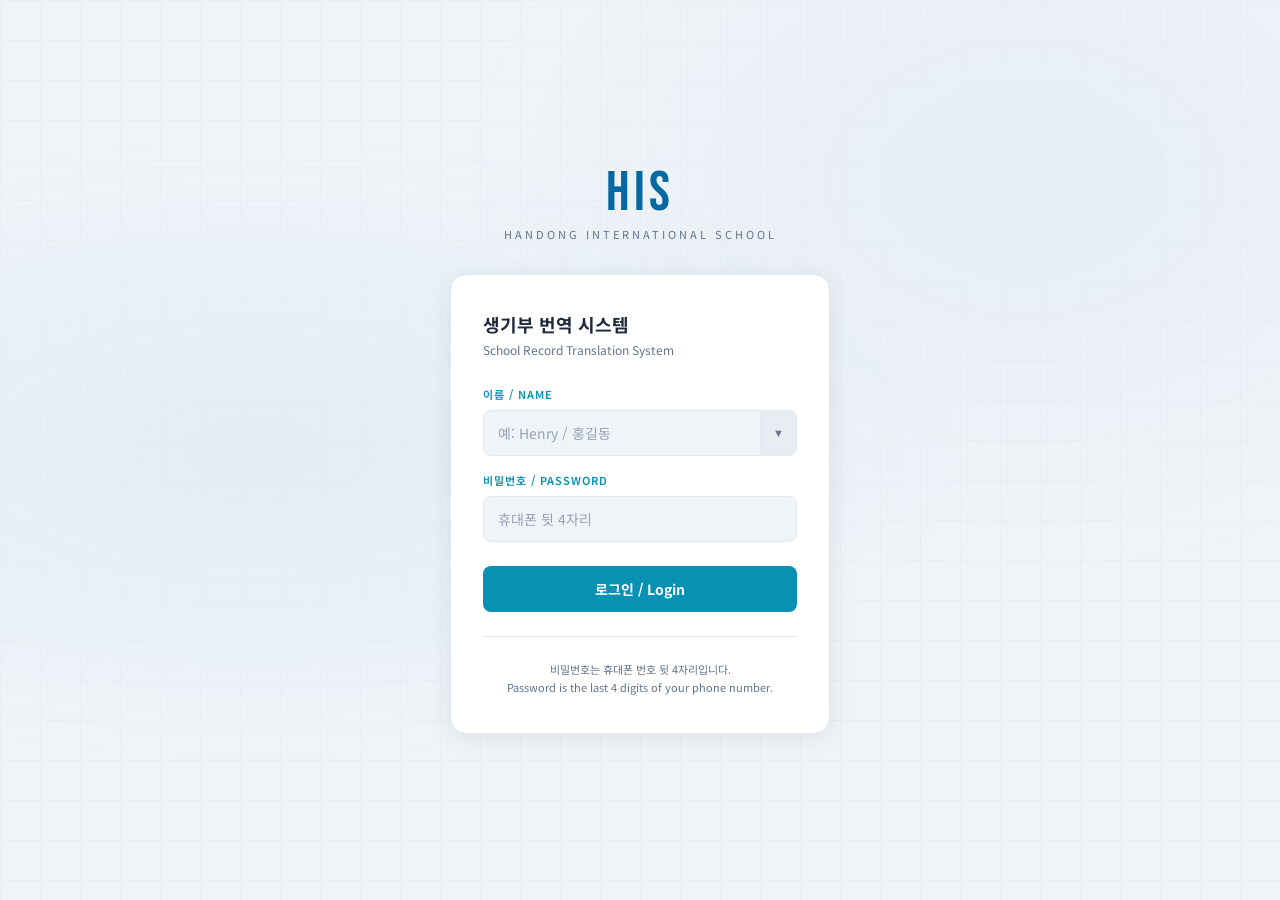
<file: index.html>
<!DOCTYPE html>
<html lang="ko">
<head>
<meta charset="UTF-8">
<meta name="viewport" content="width=device-width, initial-scale=1.0">
<title>HIS 생기부 번역 시스템</title>
<link rel="preconnect" href="https://fonts.googleapis.com">
<link href="https://fonts.googleapis.com/css2?family=Noto+Sans+KR:wght@300;400;500;700&family=Bebas+Neue&display=swap" rel="stylesheet">
<style>
*, *::before, *::after { box-sizing: border-box; margin: 0; padding: 0; }
:root {
  --bg: #f0f4f8; --bg2: #ffffff; --bg3: #e8edf3;
  --primary: #0369a1; --teal: #0891b2; --teal2: #06b6d4;
  --text: #1e293b; --gray: #64748b; --red: #dc2626;
  --border: #e2e8f0;
}
body { font-family: 'Noto Sans KR', sans-serif; background: var(--bg);
  min-height: 100vh; display: flex; align-items: center; justify-content: center; }
body::before { content: ''; position: fixed; inset: 0;
  background: radial-gradient(ellipse at 20% 50%, rgba(8,145,178,0.06) 0%, transparent 50%),
              radial-gradient(ellipse at 80% 20%, rgba(3,105,161,0.04) 0%, transparent 40%);
  pointer-events: none; }
.grid-bg { position: fixed; inset: 0;
  background-image: linear-gradient(var(--border) 1px, transparent 1px),
                    linear-gradient(90deg, var(--border) 1px, transparent 1px);
  background-size: 40px 40px; pointer-events: none; opacity: 0.5; }
.wrap { position: relative; z-index: 10; width: 100%; max-width: 420px; padding: 20px;
  animation: fadeUp 0.6s ease both; }
@keyframes fadeUp { from { opacity:0; transform:translateY(20px); } to { opacity:1; transform:translateY(0); } }
.badge { text-align: center; margin-bottom: 32px; }
.his { font-family: 'Bebas Neue', cursive; font-size: 56px; letter-spacing: 4px; color: var(--primary); line-height: 1; }
.sub { font-size: 11px; letter-spacing: 3px; color: var(--gray); text-transform: uppercase; margin-top: 4px; }
.card { background: var(--bg2); border: 1px solid var(--border); border-radius: 16px;
  padding: 36px 32px; box-shadow: 0 4px 24px rgba(0,0,0,0.08); }
.card-title { font-size: 18px; font-weight: 700; color: var(--text); margin-bottom: 4px; }
.card-sub { font-size: 12px; color: var(--gray); margin-bottom: 28px; }
.field { margin-bottom: 16px; }
.field label { display: block; font-size: 11px; font-weight: 600; color: var(--teal);
  letter-spacing: 1px; text-transform: uppercase; margin-bottom: 8px; }
.field input { width: 100%; background: var(--bg); border: 1px solid var(--border);
  border-radius: 8px; color: var(--text); font-family: 'Noto Sans KR', sans-serif;
  font-size: 14px; padding: 12px 14px; outline: none; transition: border-color 0.2s; }
.field input:focus { border-color: var(--teal); background: #f0f9ff; }
.field input::placeholder { color: #94a3b8; }
.btn-login { width: 100%; background: var(--teal); color: #fff; border: none;
  border-radius: 8px; font-family: 'Noto Sans KR', sans-serif; font-size: 14px; font-weight: 700;
  padding: 13px; cursor: pointer; margin-top: 8px; transition: background 0.2s; }
.btn-login:hover { background: var(--teal2); }
.btn-login:disabled { background: #94a3b8; cursor: not-allowed; }
.error { margin-top: 12px; padding: 10px 12px; background: #fff1f2;
  border: 1px solid #fca5a5; border-radius: 6px; color: var(--red);
  font-size: 12px; text-align: center; display: none; }
.divider { height: 1px; background: var(--border); margin: 24px 0; }
.note { text-align: center; font-size: 11px; color: var(--gray); line-height: 1.6; }
.url-btn { background: none; border: none; color: var(--gray); font-size: 11px;
  cursor: pointer; text-decoration: underline; font-family: 'Noto Sans KR', sans-serif;
  margin-top: 12px; display: block; width: 100%; text-align: center; }
.url-btn:hover { color: var(--teal); }
.overlay { position: fixed; inset: 0; background: rgba(15,23,42,0.4); z-index: 100;
  display: none; align-items: center; justify-content: center; }
.overlay.open { display: flex; }
.modal { background: var(--bg2); border: 1px solid var(--border); border-radius: 12px;
  padding: 24px; width: 90%; max-width: 480px; box-shadow: 0 20px 60px rgba(0,0,0,0.12); }
.modal h3 { font-size: 15px; color: var(--text); margin-bottom: 8px; }
.modal p { font-size: 11px; color: var(--gray); line-height: 1.7; margin-bottom: 16px; }
.modal-label { font-size: 10px; color: var(--teal); letter-spacing: 0.5px; margin-bottom: 6px; display: block; font-weight: 600; }
.modal-cur { font-size: 11px; color: var(--primary); padding: 6px 10px;
  background: #e0f2fe; border-radius: 6px; word-break: break-all; margin-bottom: 12px; }
.modal-input { width: 100%; background: var(--bg); border: 1px solid var(--border);
  color: var(--text); font-size: 12px; padding: 8px 10px; border-radius: 6px; outline: none;
  font-family: 'Noto Sans KR', sans-serif; }
.modal-input:focus { border-color: var(--teal); }
.modal-footer { display: flex; gap: 8px; justify-content: flex-end; margin-top: 16px; }
.btn-cancel { background: var(--bg); border: 1px solid var(--border); color: var(--gray);
  border-radius: 6px; font-size: 12px; padding: 8px 16px; cursor: pointer; font-family: 'Noto Sans KR', sans-serif; }
.btn-save { background: var(--teal); color: #fff; border: none; border-radius: 6px;
  font-size: 12px; font-weight: 700; padding: 8px 20px; cursor: pointer; font-family: 'Noto Sans KR', sans-serif; }

.ac-wrap { position: relative; display: flex; }
.ac-wrap input { flex: 1; border-radius: 8px 0 0 8px !important; }
.ac-toggle { background: var(--bg3); border: 1px solid var(--border); border-left: none;
  border-radius: 0 8px 8px 0; padding: 0 12px; cursor: pointer; color: var(--gray);
  font-size: 11px; transition: background 0.15s; white-space: nowrap; }
.ac-toggle:hover { background: #e0f2fe; color: var(--primary); }
.ac-list { position: absolute; top: 100%; left: 0; right: 0; z-index: 50;
  background: var(--bg2); border: 1px solid var(--border); border-top: none;
  border-radius: 0 0 8px 8px; max-height: 200px; overflow-y: auto;
  box-shadow: 0 4px 12px rgba(0,0,0,0.1); display: none; }
.ac-list.open { display: block; }
.ac-item { padding: 10px 14px; font-size: 13px; color: var(--text); cursor: pointer;
  border-bottom: 1px solid var(--border); transition: background 0.1s; }
.ac-item:last-child { border-bottom: none; }
.ac-item:hover, .ac-item.selected { background: #e0f2fe; color: var(--primary); }
</style>
</head>
<body>
<div class="grid-bg"></div>
<div class="wrap">
  <div class="badge">
    <div class="his">HIS</div>
    <div class="sub">Handong International School</div>
  </div>
  <div class="card">
    <div class="card-title">생기부 번역 시스템</div>
    <div class="card-sub">School Record Translation System</div>
    <div class="field">
      <label>이름 / Name</label>
      <div class="ac-wrap">
        <input type="text" id="name" placeholder="예: Henry / 홍길동"
          autocomplete="off" oninput="onNameInput(this.value)"
          onkeydown="onNameKey(event)">
        <button type="button" class="ac-toggle" onclick="toggleAcList()">▼</button>
        <div class="ac-list" id="acList"></div>
      </div>
    </div>
    <div class="field">
      <label>비밀번호 / Password</label>
      <input type="password" id="pw" placeholder="휴대폰 뒷 4자리" autocomplete="current-password">
    </div>
    <button type="button" class="btn-login" id="loginBtn" onclick="doLogin()">로그인 / Login</button>
    <div class="error" id="err"></div>
    <div class="divider"></div>
    <div class="note">비밀번호는 휴대폰 번호 뒷 4자리입니다.<br>Password is the last 4 digits of your phone number.</div>
    <button class="url-btn" id="idxUrlBtn" onclick="openUrlModal()">🔗 Web App URL 설정</button>
  </div>
</div>

<!-- URL 모달 -->
<div class="overlay" id="urlOverlay">
  <div class="modal">
    <h3>🔗 Web App URL 설정</h3>
    <p>GAS 재배포 후 URL이 변경되면 새 URL을 입력하세요.<br>
       Enter the new URL if it changed after redeployment.</p>
    <span class="modal-label">현재 저장된 URL</span>
    <div class="modal-cur" id="curUrl">(없음)</div>
    <span class="modal-label">새 URL / New URL</span>
    <input class="modal-input" id="newUrl"
      placeholder="https://script.google.com/a/macros/.../exec">
    <div class="modal-footer">
      <button class="btn-cancel" onclick="closeUrlModal()">취소</button>
      <button class="btn-save" onclick="saveUrl()">저장 / Save</button>
    </div>
  </div>
</div>

<script src="js/config.js"></script>
<script src="js/auth.js"></script>
<script src="js/api.js"></script>
<script>
  // 이미 로그인 상태면 앱으로
  window.onload = function() {
    // GAS URL 고정 모드면 URL 설정 버튼 숨김
    if (Config.isLocked && Config.isLocked()) {
      var b = document.getElementById('idxUrlBtn');
      if (b) b.style.display = 'none';
    }
    if (!Config.isSet()) {
      openUrlModal();
      return;
    }
    // 로그인 후 이름 자동완성 로드 (비동기, 실패해도 무관)
    setTimeout(loadTeacherNames, 2000);
  };

  document.addEventListener('keydown', e => { if (e.key === 'Enter') { e.preventDefault(); doLogin(); } });

  async function doLogin() {
    var name = document.getElementById('name').value.trim();
    var pw   = document.getElementById('pw').value.trim();
    var btn  = document.getElementById('loginBtn');
    var err  = document.getElementById('err');

    if (!name || !pw) { showErr('이름과 비밀번호를 입력하세요.'); return; }
    if (!Config.isSet()) { openUrlModal(); return; }

    btn.disabled = true;
    btn.textContent = '로그인 중...';
    err.style.display = 'none';

    try {
      var res = await API.login(name, pw);
      if (res.success) {
        Auth.set(res.token, res.teacher);
        window.location.href = 'app.html';
      } else {
        showErr(res.error || '로그인 실패');
        btn.disabled = false;
        btn.textContent = '로그인 / Login';
      }
    } catch(e) {
      showErr('서버 오류: ' + e.message);
      btn.disabled = false;
      btn.textContent = '로그인 / Login';
    }
  }

  function showErr(msg) {
    var el = document.getElementById('err');
    el.textContent = msg; el.style.display = 'block';
  }

  // ── 자동완성 ──
  var _allNames = [];
  var _acIdx = -1;

  async function loadTeacherNames() {
    if (!Config.isSet()) return;
    try {
      var controller = new AbortController();
      var timeout = setTimeout(() => controller.abort(), 5000);
      var url = Config.get();
      var res = await fetch(url, {
        method: 'POST',
        headers: { 'Content-Type': 'text/plain;charset=utf-8' },
        body: JSON.stringify({ action: 'getTeacherNames' }),
        signal: controller.signal
      });
      clearTimeout(timeout);
      var data = await res.json();
      if (data && data.success) _allNames = data.data;
    } catch(e) {
      // 실패해도 무시 - 자동완성 없이 직접 입력
    }
  }

  function onNameInput(val) {
    var list = document.getElementById('acList');
    _acIdx = -1;
    if (!val.trim()) { list.classList.remove('open'); return; }
    var filtered = _allNames.filter(n =>
      n.toLowerCase().includes(val.toLowerCase())
    );
    if (!filtered.length) { list.classList.remove('open'); return; }
    renderAcList(filtered);
    list.classList.add('open');
  }

  // 자동완성 항목을 DOM으로 안전하게 생성 (XSS 방지)
  function renderAcList(names) {
    var list = document.getElementById('acList');
    list.innerHTML = '';
    names.forEach(function(n) {
      var div = document.createElement('div');
      div.className = 'ac-item';
      div.dataset.name = n;
      div.textContent = n;                       // textContent로 HTML 무력화
      div.addEventListener('mousedown', function() { selectName(n); });
      list.appendChild(div);
    });
  }

  function toggleAcList() {
    var list = document.getElementById('acList');
    if (list.classList.contains('open')) {
      list.classList.remove('open');
      return;
    }
    // 전체 목록 표시
    var names = _allNames.length ? _allNames : [];
    if (!names.length) {
      // 아직 로드 안 됐으면 다시 시도
      loadTeacherNames().then(function() {
        showAllNames();
      });
    } else {
      showAllNames();
    }
    document.getElementById('name').focus();
  }

  function showAllNames() {
    var list = document.getElementById('acList');
    var cur = document.getElementById('name').value.toLowerCase();
    var names = cur
      ? _allNames.filter(n => n.toLowerCase().includes(cur))
      : _allNames;
    if (!names.length) return;
    renderAcList(names);
    list.classList.add('open');
  }

  function selectName(name) {
    document.getElementById('name').value = name;
    document.getElementById('acList').classList.remove('open');
    document.getElementById('pw').focus();
  }

  function onNameKey(e) {
    var list = document.getElementById('acList');
    var items = list.querySelectorAll('.ac-item');
    if (!list.classList.contains('open') || !items.length) return;
    if (e.key === 'ArrowDown') {
      e.preventDefault();
      _acIdx = Math.min(_acIdx + 1, items.length - 1);
    } else if (e.key === 'ArrowUp') {
      e.preventDefault();
      _acIdx = Math.max(_acIdx - 1, 0);
    } else if (e.key === 'Enter' && _acIdx >= 0) {
      e.preventDefault();
      selectName(items[_acIdx].dataset.name);
      return;
    } else if (e.key === 'Escape') {
      list.classList.remove('open'); return;
    }
    items.forEach((el, i) => el.classList.toggle('selected', i === _acIdx));
  }

  // 외부 클릭 시 닫기
  document.addEventListener('click', function(e) {
    if (!e.target.closest('.ac-wrap'))
      document.getElementById('acList').classList.remove('open');
  });

  function openUrlModal() {
    var cur = Config.get();
    document.getElementById('curUrl').textContent = cur || '(없음)';
    document.getElementById('newUrl').value = cur;
    document.getElementById('urlOverlay').classList.add('open');
  }

  function closeUrlModal() {
    document.getElementById('urlOverlay').classList.remove('open');
  }

  function saveUrl() {
    var val = document.getElementById('newUrl').value.trim();
    if (!val.startsWith('https://script.google.com')) {
      alert('올바른 GAS Web App URL을 입력하세요.'); return;
    }
    Config.set(val);
    closeUrlModal();
  }
</script>
</body>
</html>
</file>
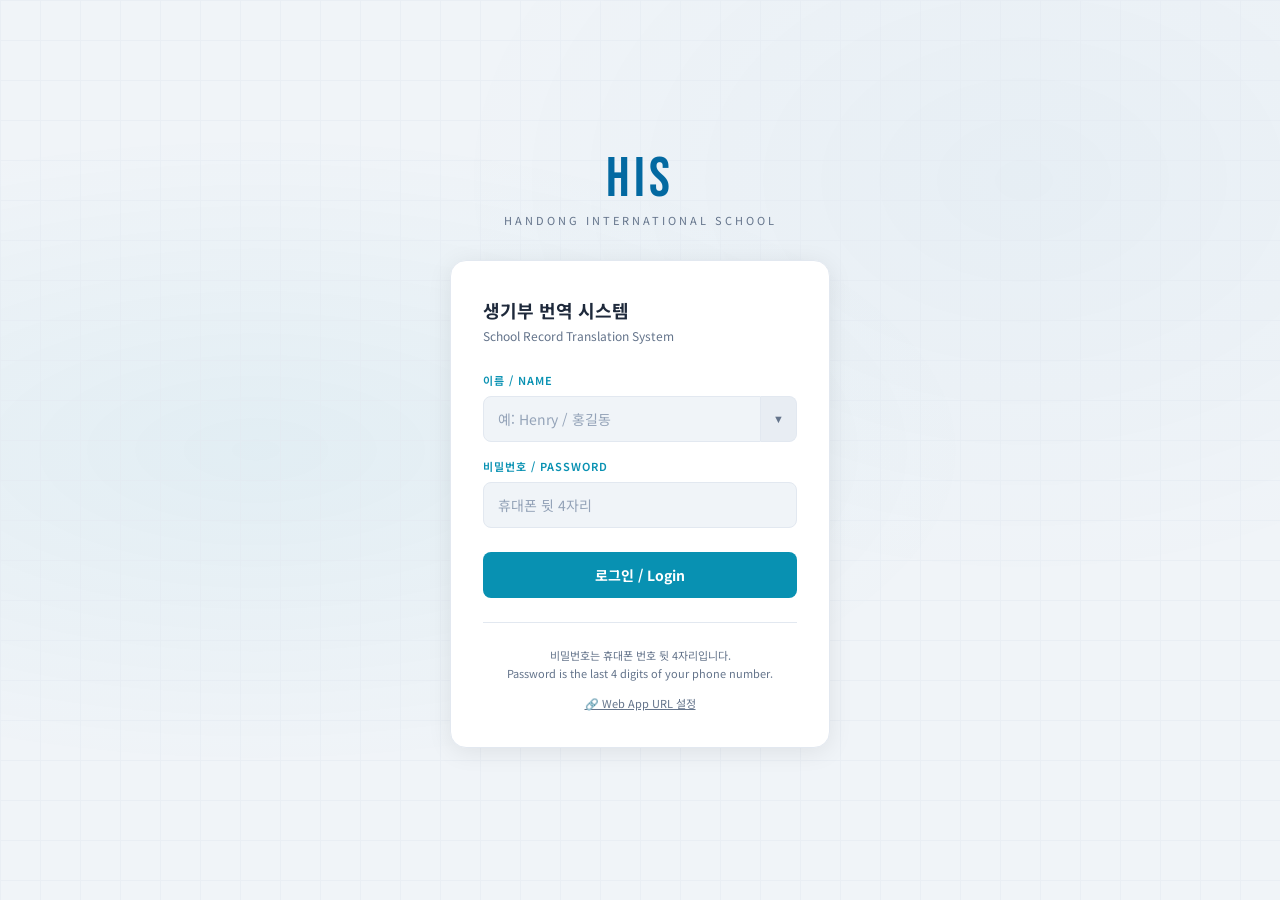
<file: login.html>
<!DOCTYPE html>
<html lang="ko">
<head>
<meta charset="UTF-8">
<meta name="viewport" content="width=device-width, initial-scale=1.0">
<title>HIS 생기부 번역 시스템</title>
<link rel="preconnect" href="https://fonts.googleapis.com">
<link href="https://fonts.googleapis.com/css2?family=Noto+Sans+KR:wght@300;400;500;700&family=Bebas+Neue&display=swap" rel="stylesheet">
<style>
*, *::before, *::after { box-sizing: border-box; margin: 0; padding: 0; }
:root {
  --bg: #f0f4f8; --bg2: #ffffff; --bg3: #e8edf3;
  --primary: #0369a1; --teal: #0891b2; --teal2: #06b6d4;
  --text: #1e293b; --gray: #64748b; --red: #dc2626;
  --border: #e2e8f0;
}
body { font-family: 'Noto Sans KR', sans-serif; background: var(--bg);
  min-height: 100vh; display: flex; align-items: center; justify-content: center; }
body::before { content: ''; position: fixed; inset: 0;
  background: radial-gradient(ellipse at 20% 50%, rgba(8,145,178,0.06) 0%, transparent 50%),
              radial-gradient(ellipse at 80% 20%, rgba(3,105,161,0.04) 0%, transparent 40%);
  pointer-events: none; }
.grid-bg { position: fixed; inset: 0;
  background-image: linear-gradient(var(--border) 1px, transparent 1px),
                    linear-gradient(90deg, var(--border) 1px, transparent 1px);
  background-size: 40px 40px; pointer-events: none; opacity: 0.5; }
.wrap { position: relative; z-index: 10; width: 100%; max-width: 420px; padding: 20px;
  animation: fadeUp 0.6s ease both; }
@keyframes fadeUp { from { opacity:0; transform:translateY(20px); } to { opacity:1; transform:translateY(0); } }
.badge { text-align: center; margin-bottom: 32px; }
.his { font-family: 'Bebas Neue', cursive; font-size: 56px; letter-spacing: 4px; color: var(--primary); line-height: 1; }
.sub { font-size: 11px; letter-spacing: 3px; color: var(--gray); text-transform: uppercase; margin-top: 4px; }
.card { background: var(--bg2); border: 1px solid var(--border); border-radius: 16px;
  padding: 36px 32px; box-shadow: 0 4px 24px rgba(0,0,0,0.08); }
.card-title { font-size: 18px; font-weight: 700; color: var(--text); margin-bottom: 4px; }
.card-sub { font-size: 12px; color: var(--gray); margin-bottom: 28px; }
.field { margin-bottom: 16px; }
.field label { display: block; font-size: 11px; font-weight: 600; color: var(--teal);
  letter-spacing: 1px; text-transform: uppercase; margin-bottom: 8px; }
.field input { width: 100%; background: var(--bg); border: 1px solid var(--border);
  border-radius: 8px; color: var(--text); font-family: 'Noto Sans KR', sans-serif;
  font-size: 14px; padding: 12px 14px; outline: none; transition: border-color 0.2s; }
.field input:focus { border-color: var(--teal); background: #f0f9ff; }
.field input::placeholder { color: #94a3b8; }
.btn-login { width: 100%; background: var(--teal); color: #fff; border: none;
  border-radius: 8px; font-family: 'Noto Sans KR', sans-serif; font-size: 14px; font-weight: 700;
  padding: 13px; cursor: pointer; margin-top: 8px; transition: background 0.2s; }
.btn-login:hover { background: var(--teal2); }
.btn-login:disabled { background: #94a3b8; cursor: not-allowed; }
.error { margin-top: 12px; padding: 10px 12px; background: #fff1f2;
  border: 1px solid #fca5a5; border-radius: 6px; color: var(--red);
  font-size: 12px; text-align: center; display: none; }
.divider { height: 1px; background: var(--border); margin: 24px 0; }
.note { text-align: center; font-size: 11px; color: var(--gray); line-height: 1.6; }
.url-btn { background: none; border: none; color: var(--gray); font-size: 11px;
  cursor: pointer; text-decoration: underline; font-family: 'Noto Sans KR', sans-serif;
  margin-top: 12px; display: block; width: 100%; text-align: center; }
.url-btn:hover { color: var(--teal); }
.overlay { position: fixed; inset: 0; background: rgba(15,23,42,0.4); z-index: 100;
  display: none; align-items: center; justify-content: center; }
.overlay.open { display: flex; }
.modal { background: var(--bg2); border: 1px solid var(--border); border-radius: 12px;
  padding: 24px; width: 90%; max-width: 480px; box-shadow: 0 20px 60px rgba(0,0,0,0.12); }
.modal h3 { font-size: 15px; color: var(--text); margin-bottom: 8px; }
.modal p { font-size: 11px; color: var(--gray); line-height: 1.7; margin-bottom: 16px; }
.modal-label { font-size: 10px; color: var(--teal); letter-spacing: 0.5px; margin-bottom: 6px; display: block; font-weight: 600; }
.modal-cur { font-size: 11px; color: var(--primary); padding: 6px 10px;
  background: #e0f2fe; border-radius: 6px; word-break: break-all; margin-bottom: 12px; }
.modal-input { width: 100%; background: var(--bg); border: 1px solid var(--border);
  color: var(--text); font-size: 12px; padding: 8px 10px; border-radius: 6px; outline: none;
  font-family: 'Noto Sans KR', sans-serif; }
.modal-input:focus { border-color: var(--teal); }
.modal-footer { display: flex; gap: 8px; justify-content: flex-end; margin-top: 16px; }
.btn-cancel { background: var(--bg); border: 1px solid var(--border); color: var(--gray);
  border-radius: 6px; font-size: 12px; padding: 8px 16px; cursor: pointer; font-family: 'Noto Sans KR', sans-serif; }
.btn-save { background: var(--teal); color: #fff; border: none; border-radius: 6px;
  font-size: 12px; font-weight: 700; padding: 8px 20px; cursor: pointer; font-family: 'Noto Sans KR', sans-serif; }

.ac-wrap { position: relative; display: flex; }
.ac-wrap input { flex: 1; border-radius: 8px 0 0 8px !important; }
.ac-toggle { background: var(--bg3); border: 1px solid var(--border); border-left: none;
  border-radius: 0 8px 8px 0; padding: 0 12px; cursor: pointer; color: var(--gray);
  font-size: 11px; transition: background 0.15s; white-space: nowrap; }
.ac-toggle:hover { background: #e0f2fe; color: var(--primary); }
.ac-list { position: absolute; top: 100%; left: 0; right: 0; z-index: 50;
  background: var(--bg2); border: 1px solid var(--border); border-top: none;
  border-radius: 0 0 8px 8px; max-height: 200px; overflow-y: auto;
  box-shadow: 0 4px 12px rgba(0,0,0,0.1); display: none; }
.ac-list.open { display: block; }
.ac-item { padding: 10px 14px; font-size: 13px; color: var(--text); cursor: pointer;
  border-bottom: 1px solid var(--border); transition: background 0.1s; }
.ac-item:last-child { border-bottom: none; }
.ac-item:hover, .ac-item.selected { background: #e0f2fe; color: var(--primary); }
</style>
</head>
<body>
<div class="grid-bg"></div>
<div class="wrap">
  <div class="badge">
    <div class="his">HIS</div>
    <div class="sub">Handong International School</div>
  </div>
  <div class="card">
    <div class="card-title">생기부 번역 시스템</div>
    <div class="card-sub">School Record Translation System</div>
    <div class="field">
      <label>이름 / Name</label>
      <div class="ac-wrap">
        <input type="text" id="name" placeholder="예: Henry / 홍길동"
          autocomplete="off" oninput="onNameInput(this.value)"
          onkeydown="onNameKey(event)">
        <button type="button" class="ac-toggle" onclick="toggleAcList()">▼</button>
        <div class="ac-list" id="acList"></div>
      </div>
    </div>
    <div class="field">
      <label>비밀번호 / Password</label>
      <input type="password" id="pw" placeholder="휴대폰 뒷 4자리" autocomplete="current-password">
    </div>
    <button type="button" class="btn-login" id="loginBtn" onclick="doLogin()">로그인 / Login</button>
    <div class="error" id="err"></div>
    <div class="divider"></div>
    <div class="note">비밀번호는 휴대폰 번호 뒷 4자리입니다.<br>Password is the last 4 digits of your phone number.</div>
    <button class="url-btn" onclick="openUrlModal()">🔗 Web App URL 설정</button>
  </div>
</div>

<!-- URL 모달 -->
<div class="overlay" id="urlOverlay">
  <div class="modal">
    <h3>🔗 Web App URL 설정</h3>
    <p>GAS 재배포 후 URL이 변경되면 새 URL을 입력하세요.<br>
       Enter the new URL if it changed after redeployment.</p>
    <span class="modal-label">현재 저장된 URL</span>
    <div class="modal-cur" id="curUrl">(없음)</div>
    <span class="modal-label">새 URL / New URL</span>
    <input class="modal-input" id="newUrl"
      placeholder="https://script.google.com/a/macros/.../exec">
    <div class="modal-footer">
      <button class="btn-cancel" onclick="closeUrlModal()">취소</button>
      <button class="btn-save" onclick="saveUrl()">저장 / Save</button>
    </div>
  </div>
</div>

<script src="js/config.js"></script>
<script src="js/auth.js"></script>
<script src="js/api.js"></script>
<script>
  // 이미 로그인 상태면 앱으로
  window.onload = function() {
    if (!Config.isSet()) {
      openUrlModal();
      return;
    }
    // 로그인 후 이름 자동완성 로드 (비동기, 실패해도 무관)
    setTimeout(loadTeacherNames, 2000);
  };

  document.addEventListener('keydown', e => { if (e.key === 'Enter') { e.preventDefault(); doLogin(); } });

  async function doLogin() {
    var name = document.getElementById('name').value.trim();
    var pw   = document.getElementById('pw').value.trim();
    var btn  = document.getElementById('loginBtn');
    var err  = document.getElementById('err');

    if (!name || !pw) { showErr('이름과 비밀번호를 입력하세요.'); return; }
    if (!Config.isSet()) { openUrlModal(); return; }

    btn.disabled = true;
    btn.textContent = '로그인 중...';
    err.style.display = 'none';

    try {
      var res = await API.login(name, pw);
      if (res.success) {
        Auth.set(res.token, res.teacher);
        window.location.href = 'app.html';
      } else {
        showErr(res.error || '로그인 실패');
        btn.disabled = false;
        btn.textContent = '로그인 / Login';
      }
    } catch(e) {
      showErr('서버 오류: ' + e.message);
      btn.disabled = false;
      btn.textContent = '로그인 / Login';
    }
  }

  function showErr(msg) {
    var el = document.getElementById('err');
    el.textContent = msg; el.style.display = 'block';
  }

  // ── 자동완성 ──
  var _allNames = [];
  var _acIdx = -1;

  async function loadTeacherNames() {
    if (!Config.isSet()) return;
    try {
      var controller = new AbortController();
      var timeout = setTimeout(() => controller.abort(), 5000);
      var url = Config.get();
      var res = await fetch(url, {
        method: 'POST',
        headers: { 'Content-Type': 'text/plain;charset=utf-8' },
        body: JSON.stringify({ action: 'getTeacherNames' }),
        signal: controller.signal
      });
      clearTimeout(timeout);
      var data = await res.json();
      if (data && data.success) _allNames = data.data;
    } catch(e) {
      // 실패해도 무시 - 자동완성 없이 직접 입력
    }
  }

  function onNameInput(val) {
    var list = document.getElementById('acList');
    _acIdx = -1;
    if (!val.trim()) { list.classList.remove('open'); return; }
    var filtered = _allNames.filter(n =>
      n.toLowerCase().includes(val.toLowerCase())
    );
    if (!filtered.length) { list.classList.remove('open'); return; }
    list.innerHTML = filtered.map((n, i) =>
      `<div class="ac-item" data-name="${n}" onmousedown="selectName('${n}')">${n}</div>`
    ).join('');
    list.classList.add('open');
  }

  function toggleAcList() {
    var list = document.getElementById('acList');
    if (list.classList.contains('open')) {
      list.classList.remove('open');
      return;
    }
    // 전체 목록 표시
    var names = _allNames.length ? _allNames : [];
    if (!names.length) {
      // 아직 로드 안 됐으면 다시 시도
      loadTeacherNames().then(function() {
        showAllNames();
      });
    } else {
      showAllNames();
    }
    document.getElementById('name').focus();
  }

  function showAllNames() {
    var list = document.getElementById('acList');
    var cur = document.getElementById('name').value.toLowerCase();
    var names = cur
      ? _allNames.filter(n => n.toLowerCase().includes(cur))
      : _allNames;
    if (!names.length) return;
    list.innerHTML = names.map(n =>
      `<div class="ac-item" data-name="${n}" onmousedown="selectName('${n}')">${n}</div>`
    ).join('');
    list.classList.add('open');
  }

  function selectName(name) {
    document.getElementById('name').value = name;
    document.getElementById('acList').classList.remove('open');
    document.getElementById('pw').focus();
  }

  function onNameKey(e) {
    var list = document.getElementById('acList');
    var items = list.querySelectorAll('.ac-item');
    if (!list.classList.contains('open') || !items.length) return;
    if (e.key === 'ArrowDown') {
      e.preventDefault();
      _acIdx = Math.min(_acIdx + 1, items.length - 1);
    } else if (e.key === 'ArrowUp') {
      e.preventDefault();
      _acIdx = Math.max(_acIdx - 1, 0);
    } else if (e.key === 'Enter' && _acIdx >= 0) {
      e.preventDefault();
      selectName(items[_acIdx].dataset.name);
      return;
    } else if (e.key === 'Escape') {
      list.classList.remove('open'); return;
    }
    items.forEach((el, i) => el.classList.toggle('selected', i === _acIdx));
  }

  // 외부 클릭 시 닫기
  document.addEventListener('click', function(e) {
    if (!e.target.closest('.ac-wrap'))
      document.getElementById('acList').classList.remove('open');
  });

  function openUrlModal() {
    var cur = Config.get();
    document.getElementById('curUrl').textContent = cur || '(없음)';
    document.getElementById('newUrl').value = cur;
    document.getElementById('urlOverlay').classList.add('open');
  }

  function closeUrlModal() {
    document.getElementById('urlOverlay').classList.remove('open');
  }

  function saveUrl() {
    var val = document.getElementById('newUrl').value.trim();
    if (!val.startsWith('https://script.google.com')) {
      alert('올바른 GAS Web App URL을 입력하세요.'); return;
    }
    Config.set(val);
    closeUrlModal();
  }
</script>
</body>
</html>
</file>
